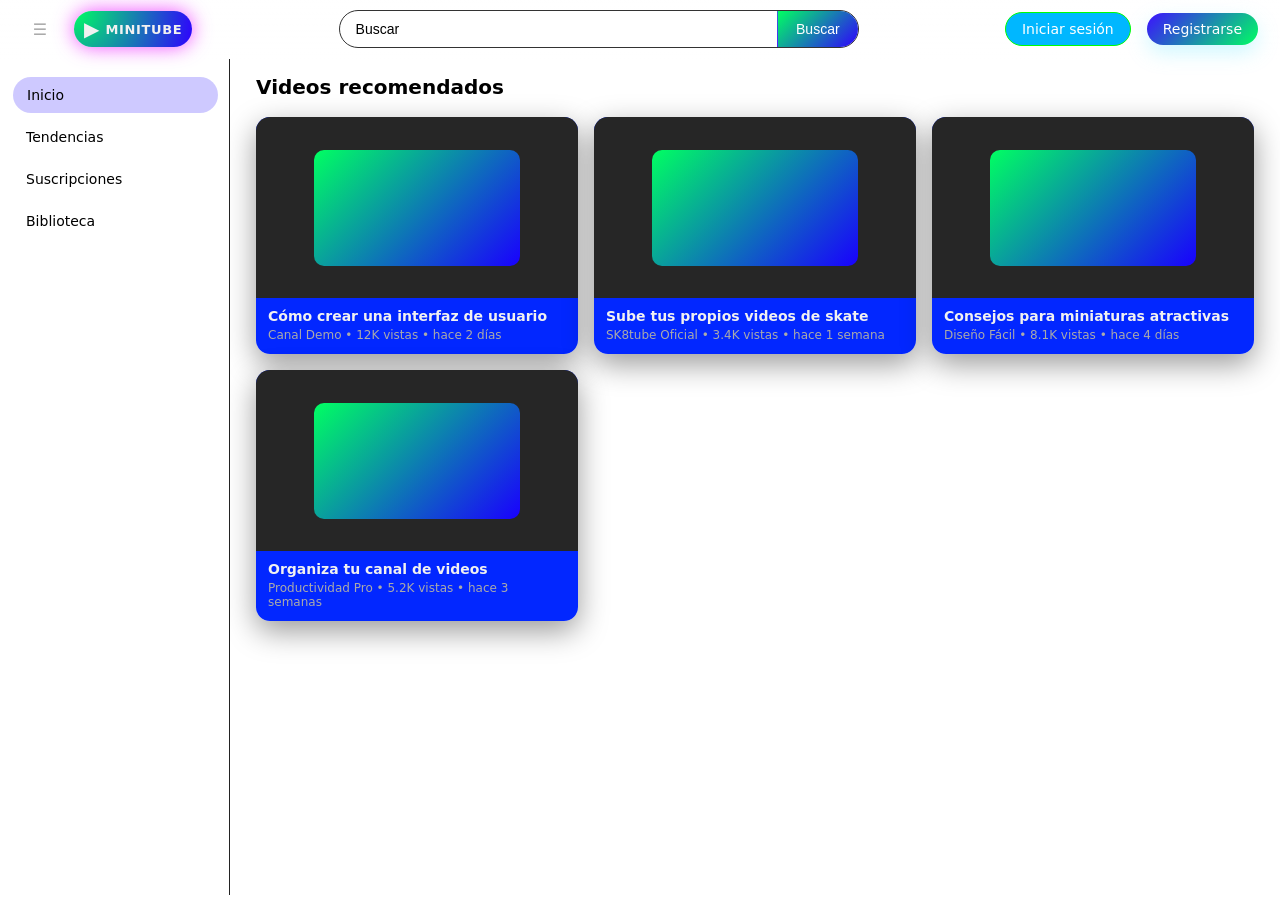
<file: Proyecto aplicativo web v2 (cambios)/index.html>
<!DOCTYPE html>
<html lang="es">
  <head>
    <meta charset="UTF-8" />
    <meta name="viewport" content="width=device-width, initial-scale=1.0" />
    <title>MiniTube - Inicio</title>
    <link rel="stylesheet" href="css/main.css" />
  </head>
  <body class="home-page">
    <header class="topbar">
      <div class="topbar-left">
        <div class="menu-icon">&#9776;</div>
        <a href="index.html" class="logo">
          <span class="logo-icon">▶</span>
          <span class="logo-text">MiniTube</span>
        </a>
      </div>
      <div class="topbar-center">
        <form class="search-bar">
          <input type="text" placeholder="Buscar" aria-label="Buscar videos" />
          <button type="submit">Buscar</button>
        </form>
      </div>
      <div class="topbar-right">
        <a href="login.html" class="btn ghost">Iniciar sesión</a>
        <a href="register.html" class="btn primary">Registrarse</a>
      </div>
    </header>

    <main class="layout">
      <aside class="sidebar">
        <nav class="side-nav">
          <a href="#" class="side-link active">Inicio</a>
          <a href="#" class="side-link">Tendencias</a>
          <a href="#" class="side-link">Suscripciones</a>
          <a href="#" class="side-link">Biblioteca</a>
        </nav>
      </aside>

      <section class="main-content">
        <h1 class="section-title">Videos recomendados</h1>
        <div class="video-grid">
          <article class="video-card">
            <div class="thumbnail placeholder"></div>
            <div class="video-info">
              <h2 class="video-title">Cómo crear una interfaz de usuario</h2>
              <p class="video-meta">Canal Demo • 12K vistas • hace 2 días</p>
            </div>
          </article>

          <article class="video-card">
            <div class="thumbnail placeholder"></div>
            <div class="video-info">
              <h2 class="video-title">Sube tus propios videos de skate</h2>
              <p class="video-meta">SK8tube Oficial • 3.4K vistas • hace 1 semana</p>
            </div>
          </article>

          <article class="video-card">
            <div class="thumbnail placeholder"></div>
            <div class="video-info">
              <h2 class="video-title">Consejos para miniaturas atractivas</h2>
              <p class="video-meta">Diseño Fácil • 8.1K vistas • hace 4 días</p>
            </div>
          </article>

          <article class="video-card">
            <div class="thumbnail placeholder"></div>
            <div class="video-info">
              <h2 class="video-title">Organiza tu canal de videos</h2>
              <p class="video-meta">Productividad Pro • 5.2K vistas • hace 3 semanas</p>
            </div>
          </article>
        </div>
      </section>
    </main>
  </body>
</html>
</file>
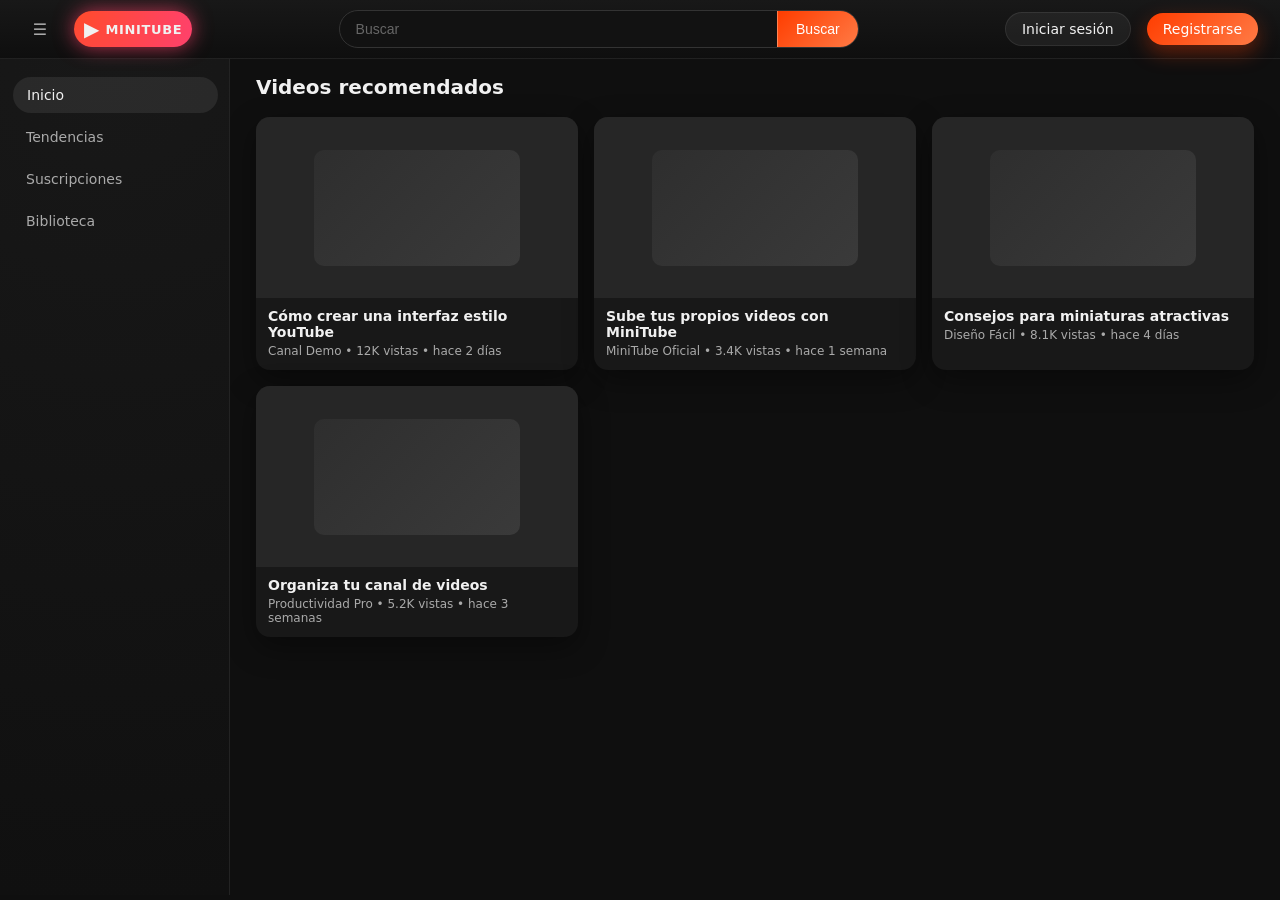
<file: Proyecto aplicativo web/index.html>
<!DOCTYPE html>
<html lang="es">
  <head>
    <meta charset="UTF-8" />
    <meta name="viewport" content="width=device-width, initial-scale=1.0" />
    <title>MiniTube - Inicio</title>
    <link rel="stylesheet" href="css/main.css" />
  </head>
  <body class="home-page">
    <header class="topbar">
      <div class="topbar-left">
        <div class="menu-icon">&#9776;</div>
        <a href="index.html" class="logo">
          <span class="logo-icon">▶</span>
          <span class="logo-text">MiniTube</span>
        </a>
      </div>
      <div class="topbar-center">
        <form class="search-bar">
          <input type="text" placeholder="Buscar" aria-label="Buscar videos" />
          <button type="submit">Buscar</button>
        </form>
      </div>
      <div class="topbar-right">
        <a href="login.html" class="btn ghost">Iniciar sesión</a>
        <a href="register.html" class="btn primary">Registrarse</a>
      </div>
    </header>

    <main class="layout">
      <aside class="sidebar">
        <nav class="side-nav">
          <a href="#" class="side-link active">Inicio</a>
          <a href="#" class="side-link">Tendencias</a>
          <a href="#" class="side-link">Suscripciones</a>
          <a href="#" class="side-link">Biblioteca</a>
        </nav>
      </aside>

      <section class="main-content">
        <h1 class="section-title">Videos recomendados</h1>
        <div class="video-grid">
          <article class="video-card">
            <div class="thumbnail placeholder"></div>
            <div class="video-info">
              <h2 class="video-title">Cómo crear una interfaz estilo YouTube</h2>
              <p class="video-meta">Canal Demo • 12K vistas • hace 2 días</p>
            </div>
          </article>

          <article class="video-card">
            <div class="thumbnail placeholder"></div>
            <div class="video-info">
              <h2 class="video-title">Sube tus propios videos con MiniTube</h2>
              <p class="video-meta">MiniTube Oficial • 3.4K vistas • hace 1 semana</p>
            </div>
          </article>

          <article class="video-card">
            <div class="thumbnail placeholder"></div>
            <div class="video-info">
              <h2 class="video-title">Consejos para miniaturas atractivas</h2>
              <p class="video-meta">Diseño Fácil • 8.1K vistas • hace 4 días</p>
            </div>
          </article>

          <article class="video-card">
            <div class="thumbnail placeholder"></div>
            <div class="video-info">
              <h2 class="video-title">Organiza tu canal de videos</h2>
              <p class="video-meta">Productividad Pro • 5.2K vistas • hace 3 semanas</p>
            </div>
          </article>
        </div>
      </section>
    </main>
  </body>
</html>
</file>
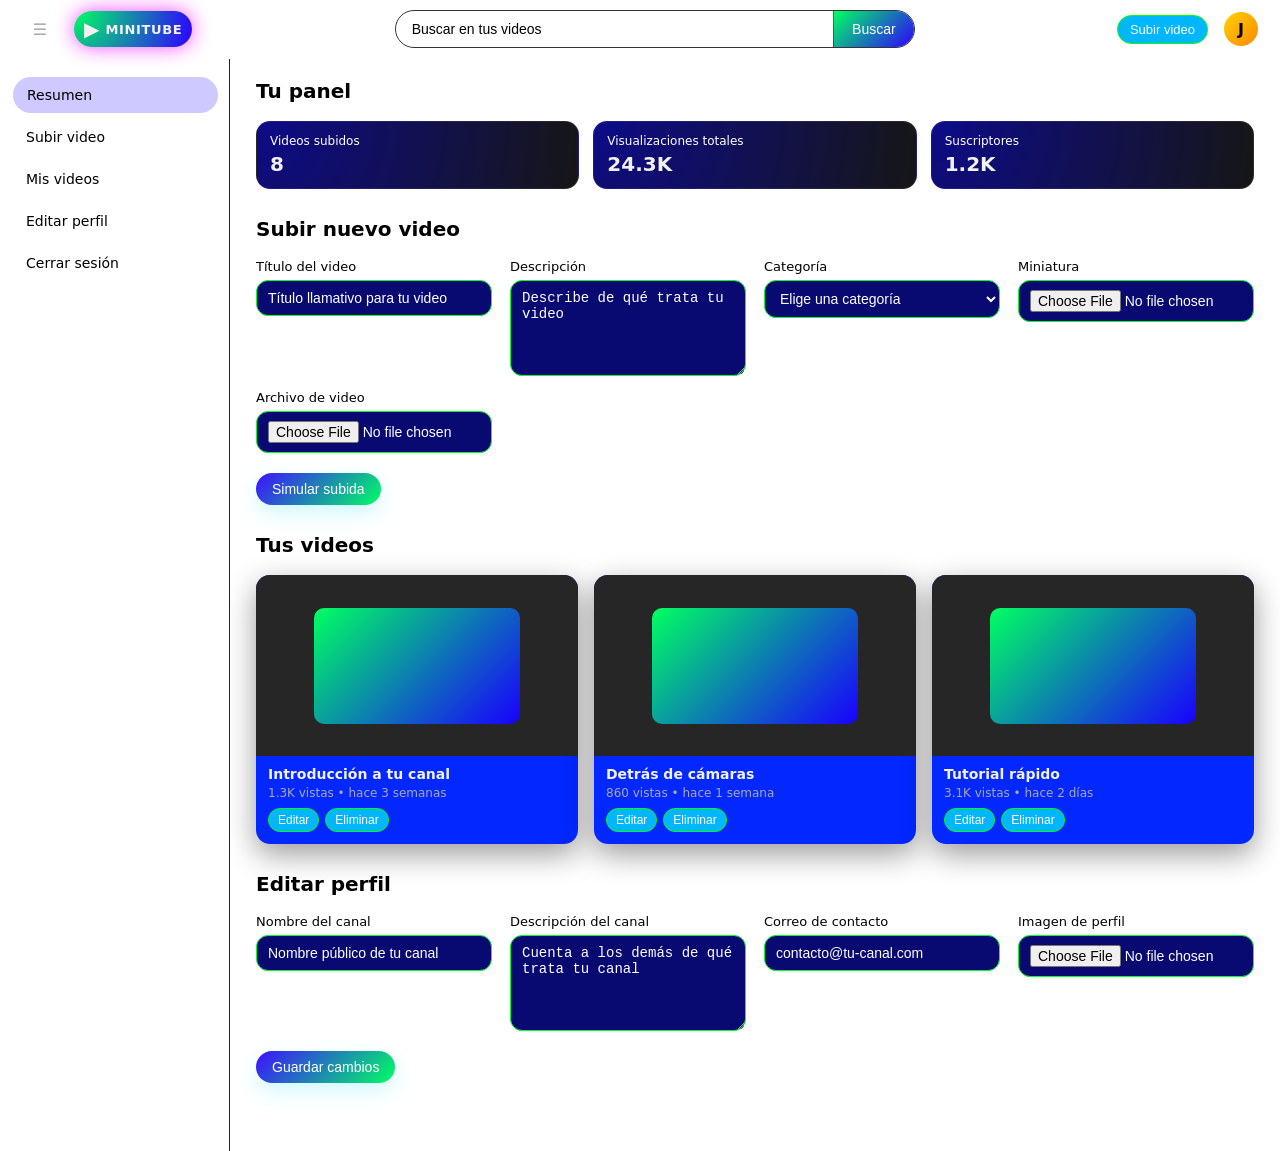
<file: Proyecto aplicativo web v2 (cambios)/dashboard.html>
<!DOCTYPE html>
<html lang="es">
  <head>
    <meta charset="UTF-8" />
    <meta name="viewport" content="width=device-width, initial-scale=1.0" />
    <title>MiniTube - Panel de usuario</title>
    <link rel="stylesheet" href="css/main.css" />
  </head>
  <body class="dashboard-page">
    <header class="topbar">
      <div class="topbar-left">
        <div class="menu-icon">&#9776;</div>
        <a href="index.html" class="logo">
          <span class="logo-icon">▶</span>
          <span class="logo-text">MiniTube</span>
        </a>
      </div>
      <div class="topbar-center">
        <form class="search-bar">
          <input type="text" placeholder="Buscar en tus videos" aria-label="Buscar videos" />
          <button type="submit">Buscar</button>
        </form>
      </div>
      <div class="topbar-right">
        <button class="btn ghost small">Subir video</button>
        <div class="avatar-circle" aria-label="Perfil de usuario">J</div>
      </div>
    </header>

    <main class="layout">
      <aside class="sidebar">
        <nav class="side-nav">
          <a href="#resumen" class="side-link active">Resumen</a>
          <a href="#subir" class="side-link">Subir video</a>
          <a href="#videos" class="side-link">Mis videos</a>
          <a href="#perfil" class="side-link">Editar perfil</a>
          <a href="index.html" class="side-link">Cerrar sesión</a>
        </nav>
      </aside>

      <section class="main-content">
        <section id="resumen" class="panel-section">
          <h1 class="section-title">Tu panel</h1>
          <div class="stats-grid">
            <article class="stat-card">
              <span class="stat-label">Videos subidos</span>
              <span class="stat-value">8</span>
            </article>
            <article class="stat-card">
              <span class="stat-label">Visualizaciones totales</span>
              <span class="stat-value">24.3K</span>
            </article>
            <article class="stat-card">
              <span class="stat-label">Suscriptores</span>
              <span class="stat-value">1.2K</span>
            </article>
          </div>
        </section>

        <section id="subir" class="panel-section">
          <h2 class="section-title">Subir nuevo video</h2>
          <form class="form form-grid">
            <label class="form-field">
              <span>Título del video</span>
              <input type="text" required placeholder="Título llamativo para tu video" />
            </label>

            <label class="form-field">
              <span>Descripción</span>
              <textarea rows="4" placeholder="Describe de qué trata tu video"></textarea>
            </label>

            <label class="form-field">
              <span>Categoría</span>
              <select>
                <option>Elige una categoría</option>
                <option>Tecnología</option>
                <option>Entretenimiento</option>
                <option>Educación</option>
                <option>Videojuegos</option>
                <option>Vlog</option>
              </select>
            </label>

            <label class="form-field">
              <span>Miniatura</span>
              <input type="file" />
            </label>

            <label class="form-field">
              <span>Archivo de video</span>
              <input type="file" />
            </label>

            <div class="form-actions">
              <button type="submit" class="btn primary">
                Simular subida
              </button>
            </div>
          </form>
        </section>

        <section id="videos" class="panel-section">
          <h2 class="section-title">Tus videos</h2>
          <div class="video-grid">
            <article class="video-card">
              <div class="thumbnail placeholder"></div>
              <div class="video-info">
                <h3 class="video-title">Introducción a tu canal</h3>
                <p class="video-meta">1.3K vistas • hace 3 semanas</p>
                <div class="video-actions">
                  <button class="btn ghost tiny">Editar</button>
                  <button class="btn ghost tiny">Eliminar</button>
                </div>
              </div>
            </article>

            <article class="video-card">
              <div class="thumbnail placeholder"></div>
              <div class="video-info">
                <h3 class="video-title">Detrás de cámaras</h3>
                <p class="video-meta">860 vistas • hace 1 semana</p>
                <div class="video-actions">
                  <button class="btn ghost tiny">Editar</button>
                  <button class="btn ghost tiny">Eliminar</button>
                </div>
              </div>
            </article>

            <article class="video-card">
              <div class="thumbnail placeholder"></div>
              <div class="video-info">
                <h3 class="video-title">Tutorial rápido</h3>
                <p class="video-meta">3.1K vistas • hace 2 días</p>
                <div class="video-actions">
                  <button class="btn ghost tiny">Editar</button>
                  <button class="btn ghost tiny">Eliminar</button>
                </div>
              </div>
            </article>
          </div>
        </section>

        <section id="perfil" class="panel-section">
          <h2 class="section-title">Editar perfil</h2>
          <form class="form form-grid">
            <label class="form-field">
              <span>Nombre del canal</span>
              <input type="text" placeholder="Nombre público de tu canal" />
            </label>

            <label class="form-field">
              <span>Descripción del canal</span>
              <textarea rows="4" placeholder="Cuenta a los demás de qué trata tu canal"></textarea>
            </label>

            <label class="form-field">
              <span>Correo de contacto</span>
              <input type="email" placeholder="contacto@tu-canal.com" />
            </label>

            <label class="form-field">
              <span>Imagen de perfil</span>
              <input type="file" />
            </label>

            <div class="form-actions">
              <button type="submit" class="btn primary">
                Guardar cambios
              </button>
            </div>
          </form>
        </section>
      </section>
    </main>
  </body>
</html>
</file>
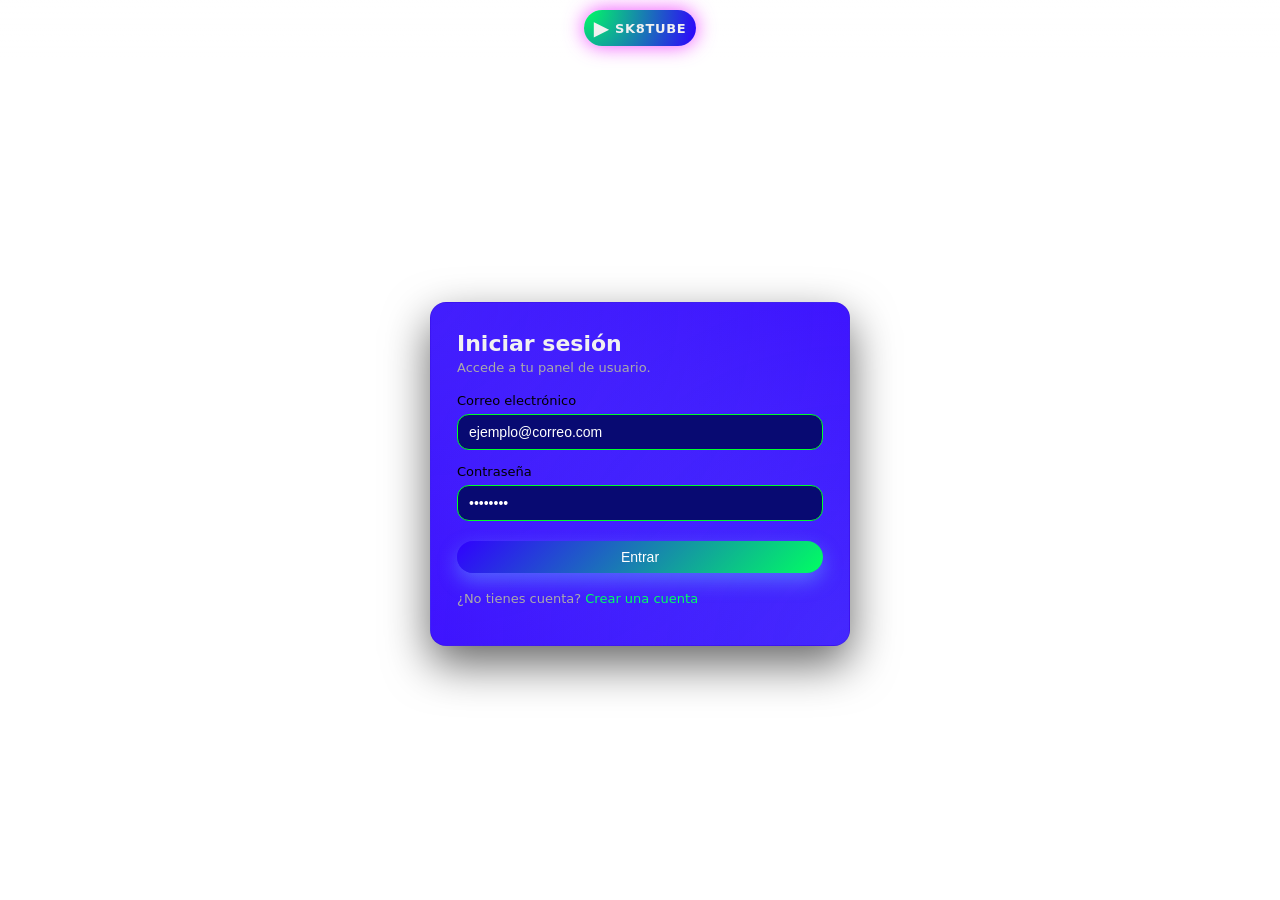
<file: Proyecto aplicativo web v2 (cambios)/login.html>
<!DOCTYPE html>
<html lang="es">
  <head>
    <meta charset="UTF-8" />
    <meta name="viewport" content="width=device-width, initial-scale=1.0" />
    <title>SK8tube - Iniciar sesión</title>
    <link rel="stylesheet" href="css/main.css" />
  </head>
  <body class="auth-page">
    <header class="topbar simple">
      <a href="index.html" class="logo">
        <span class="logo-icon">▶</span>
        <span class="logo-text">SK8tube</span>
      </a>
    </header>

    <main class="auth-container">
      <section class="auth-card">
        <h1 class="auth-title">Iniciar sesión</h1>
        <p class="auth-subtitle">
          Accede a tu panel de usuario.
        </p>

        <form class="form">
          <label class="form-field">
            <span>Correo electrónico</span>
            <input type="email" required placeholder="ejemplo@correo.com" />
          </label>

          <label class="form-field">
            <span>Contraseña</span>
            <input type="password" required placeholder="••••••••" />
          </label>

          <div class="form-actions">
            <button type="submit" class="btn primary full">
              Entrar
            </button>
          </div>
        </form>

        <p class="auth-footer-text">
          ¿No tienes cuenta?
          <a href="register.html">Crear una cuenta</a>
        </p>
      </section>
    </main>
  </body>
</html>
</file>
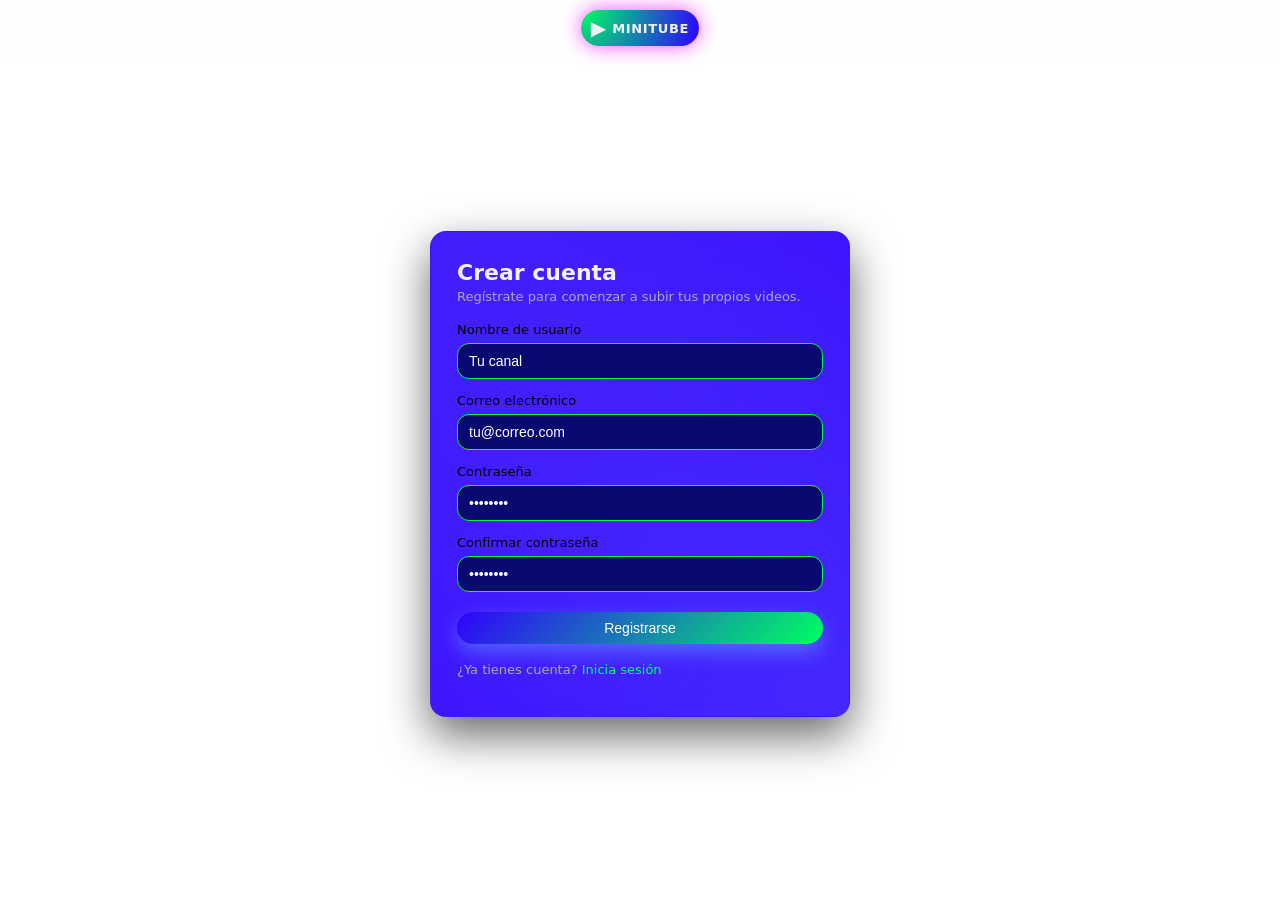
<file: Proyecto aplicativo web v2 (cambios)/register.html>
<!DOCTYPE html>
<html lang="es">
  <head>
    <meta charset="UTF-8" />
    <meta name="viewport" content="width=device-width, initial-scale=1.0" />
    <title>MiniTube - Registro</title>
    <link rel="stylesheet" href="css/main.css" />
  </head>
  <body class="auth-page">
    <header class="topbar simple">
      <a href="index.html" class="logo">
        <span class="logo-icon">▶</span>
        <span class="logo-text">MiniTube</span>
      </a>
    </header>

    <main class="auth-container">
      <section class="auth-card">
        <h1 class="auth-title">Crear cuenta</h1>
        <p class="auth-subtitle">
          Regístrate para comenzar a subir tus propios videos.
        </p>

        <form class="form">
          <label class="form-field">
            <span>Nombre de usuario</span>
            <input type="text" required placeholder="Tu canal" />
          </label>

          <label class="form-field">
            <span>Correo electrónico</span>
            <input type="email" required placeholder="tu@correo.com" />
          </label>

          <label class="form-field">
            <span>Contraseña</span>
            <input type="password" required placeholder="••••••••" />
          </label>

          <label class="form-field">
            <span>Confirmar contraseña</span>
            <input type="password" required placeholder="••••••••" />
          </label>

          <div class="form-actions">
            <button type="submit" class="btn primary full">
              Registrarse
            </button>
          </div>
        </form>

        <p class="auth-footer-text">
          ¿Ya tienes cuenta?
          <a href="login.html">Inicia sesión</a>
        </p>
      </section>
    </main>
  </body>
</html>
</file>
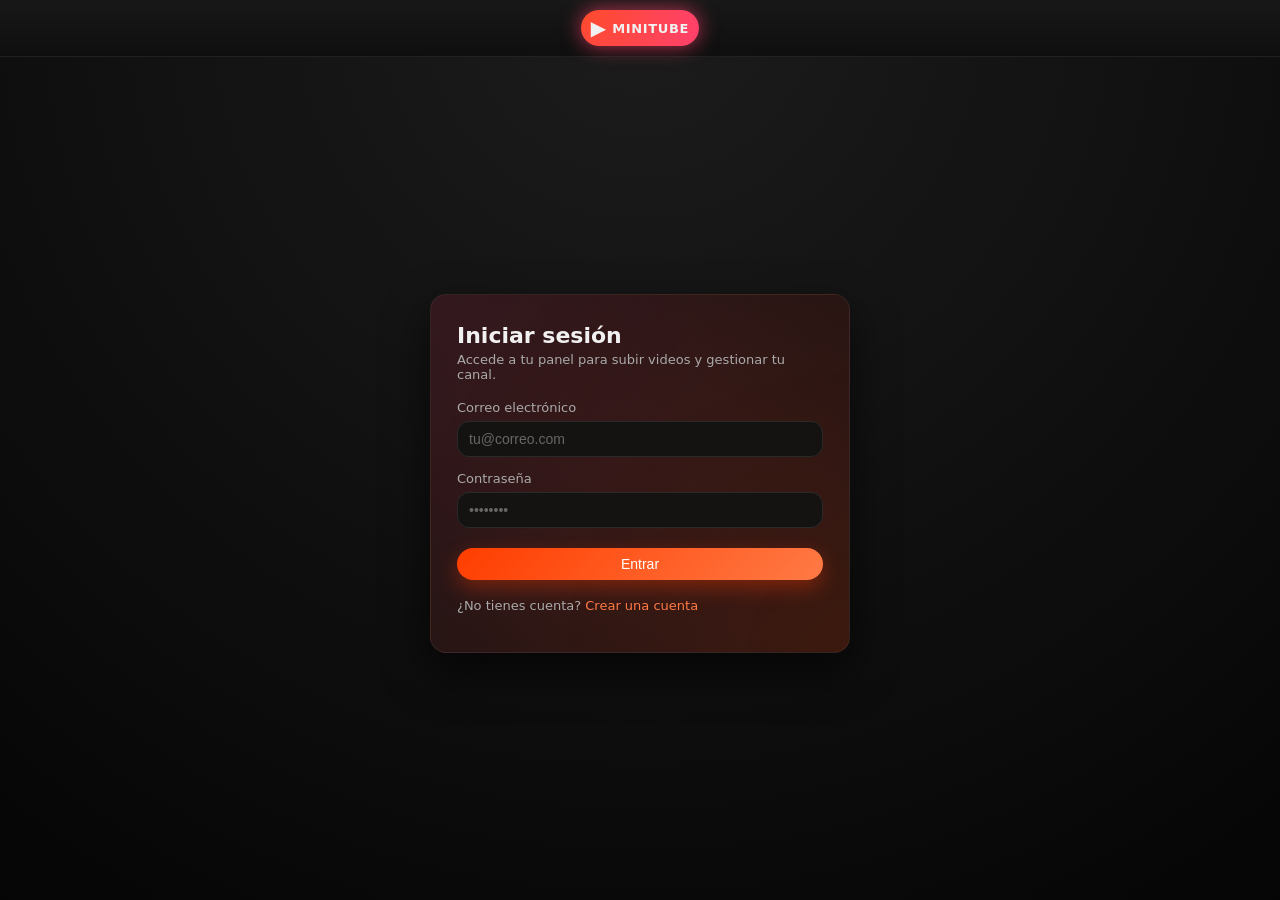
<file: Proyecto aplicativo web/login.html>
<!DOCTYPE html>
<html lang="es">
  <head>
    <meta charset="UTF-8" />
    <meta name="viewport" content="width=device-width, initial-scale=1.0" />
    <title>MiniTube - Iniciar sesión</title>
    <link rel="stylesheet" href="css/main.css" />
  </head>
  <body class="auth-page">
    <header class="topbar simple">
      <a href="index.html" class="logo">
        <span class="logo-icon">▶</span>
        <span class="logo-text">MiniTube</span>
      </a>
    </header>

    <main class="auth-container">
      <section class="auth-card">
        <h1 class="auth-title">Iniciar sesión</h1>
        <p class="auth-subtitle">
          Accede a tu panel para subir videos y gestionar tu canal.
        </p>

        <form class="form">
          <label class="form-field">
            <span>Correo electrónico</span>
            <input type="email" required placeholder="tu@correo.com" />
          </label>

          <label class="form-field">
            <span>Contraseña</span>
            <input type="password" required placeholder="••••••••" />
          </label>

          <div class="form-actions">
            <button type="submit" class="btn primary full">
              Entrar
            </button>
          </div>
        </form>

        <p class="auth-footer-text">
          ¿No tienes cuenta?
          <a href="register.html">Crear una cuenta</a>
        </p>
      </section>
    </main>
  </body>
</html>
</file>
<file: Proyecto aplicativo web v2 (cambios)/css/main.css>
:root {
  --bg-main: #ffffff;
  --bg-elevated: #181818;
  --bg-elevated-soft: #202020;
  --border-subtle: #2a2a2a;
  --text-primary: #f1f1f1;
  --text-secondary: #aaaaaa;
  --accent: #ff3d00;
  --accent-soft: #ff7a45;
  --danger: #ff4b55;
  --radius-lg: 16px;
  --radius-md: 10px;
  --radius-pill: 999px;
  --shadow-soft: 0 18px 45px rgba(0, 0, 0, 0.6);
  --shadow-subtle: 0 10px 30px rgba(0, 0, 0, 0.4);
}

*,
*::before,
*::after {
  box-sizing: border-box;
}

body {
  margin: 0;
  font-family: system-ui, -apple-system, BlinkMacSystemFont, "Segoe UI", sans-serif;
  background-color: var(--bg-main);
  color: var(--text-primary);
}

a {
  color: inherit;
  text-decoration: none;
}

img {
  max-width: 100%;
  display: block;
}

/* Top navigation similar to YouTube */
.topbar {
  position: sticky;
  top: 0;
  z-index: 20;
  display: flex;
  align-items: center;
  justify-content: space-between;
  gap: 16px;
  padding: 10px 22px;
  background: linear-gradient(to bottom, hwb(0 100% 0%), rgba(255, 255, 255, 0.96));
  border-bottom: 1px solid rgba(255, 255, 255, 0.04);
  backdrop-filter: blur(18px);
}

.topbar.simple {
  justify-content: center;
}

.topbar-left,
.topbar-center,
.topbar-right {
  display: flex;
  align-items: center;
  gap: 16px;
}

.topbar-center {
  flex: 1;
  justify-content: center;
}

.topbar-right {
  justify-content: flex-end;
}

.menu-icon {
  width: 36px;
  height: 36px;
  display: inline-flex;
  align-items: center;
  justify-content: center;
  border-radius: 50%;
  cursor: pointer;
  color: var(--text-secondary);
  transition: background-color 0.2s ease, color 0.2s ease;
}

.menu-icon:hover {
  background-color: rgba(255, 255, 255, 0.08);
  color: var(--text-primary);
}

.logo {
  display: inline-flex;
  align-items: center;
  gap: 6px;
  padding: 6px 10px;
  border-radius: 999px;
  background: radial-gradient(circle at 0% 0%, #00ff62, #2f00ff);
  box-shadow: 0 0 20px rgba(234, 0, 255, 0.7);
}

.logo-icon {
  font-size: 20px;
}

.logo-text {
  font-weight: 700;
  letter-spacing: 0.05em;
  text-transform: uppercase;
  font-size: 13px;
}

.search-bar {
  flex: 0 1 520px;
  display: flex;
  align-items: stretch;
  background-color: #ffffff;
  border-radius: 999px;
  border: 1px solid #333;
  overflow: hidden;
}

.search-bar input {
  flex: 1;
  padding: 10px 16px;
  border: none;
  outline: none;
  background: transparent;
  color: rgba(0, 0, 0, 0.12);
  font-size: 14px;
}

.search-bar input::placeholder {
  color: hwb(0 0% 100%);
}

.search-bar button {
  border: none;
  background: linear-gradient(135deg,  #00ff62, #2f00ff);
  color: #fff;
  padding: 0 18px;
  font-size: 14px;
  cursor: pointer;
  border-left: 1px solid rgba(255, 255, 255, 0.12);
}

.avatar-circle {
  width: 34px;
  height: 34px;
  border-radius: 50%;
  background: linear-gradient(135deg, #ffd200, #ff8800);
  display: inline-flex;
  align-items: center;
  justify-content: center;
  font-weight: 600;
  font-size: 16px;
  color: #000;
}

/* Layout general */
.layout {
  display: grid;
  grid-template-columns: 230px minmax(0, 1fr);
  min-height: calc(100vh - 64px);
}

.sidebar {
  border-right: 1px solid #232323;
  background: radial-gradient(circle at top, #ffffff, #ffffff);
  padding: 18px 12px;
}

.side-nav {
  display: flex;
  flex-direction: column;
  gap: 6px;
}

.side-link {
  padding: 10px 14px;
  border-radius: 999px;
  font-size: 14px;
  color: rgb(0, 0, 0);
  display: flex;
  align-items: center;
  gap: 10px;
  cursor: pointer;
  transition: background-color 0.18s ease, color 0.18s ease, transform 0.1s ease;
}

.side-link.active,
.side-link:hover {
  background: rgba(25, 0, 255, 0.212);
  color: rgb(0, 0, 0);
  transform: translateX(1px);
}

.main-content {
  padding: 20px 26px 40px;
  overflow-y: auto;
}

.section-title {
  margin: 0 0 18px;
  font-size: 20px;
  font-weight: 600;
  color: rgb(0, 0, 0);
}

/* Video grid estilo YouTube simple */
.video-grid {
  display: grid;
  grid-template-columns: repeat(auto-fill, minmax(240px, 1fr));
  gap: 16px;
}

.video-card {
  background-color: rgba(0, 38, 255, 0.993);
  border-radius: 14px;
  overflow: hidden;
  box-shadow: var(--shadow-subtle);
  display: flex;
  flex-direction: column;
  min-height: 180px;
}

.thumbnail {
  position: relative;
  width: 100%;
  padding-top: 56.25%;
  background-color: #262626;
}

.thumbnail.placeholder::after {
  content: "";
  position: absolute;
  inset: 18%;
  border-radius: 10px;
  background: linear-gradient(135deg, #00ff62, #1900ff);
}

.video-info {
  padding: 10px 12px 12px;
}

.video-title {
  margin: 0 0 4px;
  font-size: 14px;
  font-weight: 600;
}

.video-meta {
  margin: 0;
  font-size: 12px;
  color: var(--text-secondary);
}

.video-actions {
  display: flex;
  gap: 6px;
  margin-top: 8px;
}

/* Botones */
.btn {
  border-radius: var(--radius-pill);
  border: none;
  cursor: pointer;
  font-size: 14px;
  font-weight: 500;
  padding: 8px 16px;
  display: inline-flex;
  align-items: center;
  justify-content: center;
  gap: 6px;
  white-space: nowrap;
  transition: transform 0.08s ease, box-shadow 0.12s ease, background-color 0.12s ease, color 0.12s ease;
}

.btn.primary {
  background: linear-gradient(135deg,#2f00ffef,#00ff62);
  color: #ffffff;
  box-shadow: 0 8px 20px rgba(119, 235, 255, 0.35);
}

.btn.primary:hover {
  transform: translateY(-1px);
  box-shadow: 0 10px 26px rgba(0, 255, 170, 0.45);
}

.btn.ghost {
  background: rgb(0, 183, 255);
  color: rgb(255, 255, 255);
  border: 1px solid rgb(0, 255, 0);
}

.btn.ghost:hover {
  background: rgba(255, 255, 255, 0.12);
}

.btn.full {
  width: 100%;
}

.btn.small {
  padding: 6px 12px;
  font-size: 13px;
}

.btn.tiny {
  padding: 4px 9px;
  font-size: 12px;
}

/* Páginas de autenticación */
.auth-page {
  min-height: 100vh;
  background: radial-gradient(circle at top, #ffffff, #ffffff);
  display: flex;
  flex-direction: column;
}

.auth-container {
  flex: 1;
  display: flex;
  align-items: center;
  justify-content: center;
  padding: 30px 16px 40px;
}

.auth-card {
  width: 100%;
  max-width: 420px;
  padding: 28px 26px 26px;
  background: radial-gradient(circle at 0% 0%, rgba(134, 211, 241, 0.14), transparent),
    radial-gradient(circle at 100% 100%, rgba(127, 221, 250, 0.18), transparent),
    #3700ff;
  border-radius: var(--radius-lg);
  box-shadow: var(--shadow-soft);
  border: 1px solid rgba(0, 0, 0, 0.06);
}

.auth-title {
  margin: 0 0 4px;
  font-size: 22px;
  font-weight: 600;
}

.auth-subtitle {
  margin: 0 0 18px;
  font-size: 13px;
  color: var(--text-secondary);
}

.auth-footer-text {
  margin-top: 18px;
  font-size: 13px;
  color: var(--text-secondary);
}

.auth-footer-text a {
  color: #00ff62;
}

/* Formularios */
.form {
  display: flex;
  flex-direction: column;
  gap: 14px;
}

.form-grid {
  display: grid;
  grid-template-columns: repeat(auto-fit, minmax(230px, 1fr));
  gap: 14px 18px;
}

.form-field {
  display: flex;
  flex-direction: column;
  gap: 6px;
  font-size: 13px;
}

.form-field span {
  color: rgb(0, 0, 0);
}

.form-field input,
.form-field textarea,
.form-field select {
  border-radius: 12px;
  border: 1px solid rgb(0, 255, 42);
  background-color: rgb(8, 10, 114);
  color: rgb(255, 255, 255);
  padding: 9px 11px;
  font-size: 14px;
  outline: none;
  transition: border-color 0.14s ease, box-shadow 0.14s ease, background-color 0.14s ease;
}

.form-field input::placeholder,
.form-field textarea::placeholder {
  color: #ffffff;
}

.form-field input:focus,
.form-field textarea:focus,
.form-field select:focus {
  border-color: var(--accent-soft);
  box-shadow: 0 0 0 1px rgba(255, 122, 69, 0.65);
  background-color: #141414;
}

.form-field textarea {
  resize: vertical;
  min-height: 96px;
}

.form-actions {
  margin-top: 6px;
  grid-column: 1 / -1;
}

/* Panel de usuario */
.dashboard-page {
  min-height: 100vh;
}

.panel-section {
  margin-bottom: 28px;
}

.stats-grid {
  display: grid;
  grid-template-columns: repeat(auto-fit, minmax(170px, 1fr));
  gap: 14px;
  margin-bottom: 10px;

}

.stat-card {
  background: radial-gradient(circle at 0% 0%, rgba(4, 0, 255, 0.493), transparent),
    #161616;
  border-radius: 14px;
  padding: 12px 13px;
  border: 1px solid rgba(255, 255, 255, 0.08);
}

.stat-label {
  display: block;
  font-size: 12px;
  color: rgb(255, 255, 255);
  margin-bottom: 4px;
}

.stat-value {
  display: block;
  font-size: 20px;
  font-weight: 600;
}

/* Página de inicio */
.home-page .main-content {
  padding-top: 16px;
}

/* Responsivo */
@media (max-width: 900px) {
  .layout {
    grid-template-columns: 60px minmax(0, 1fr);
  }

  .sidebar {
    padding-inline: 8px;
  }

  .side-link {
    justify-content: center;
    border-radius: 999px;
    font-size: 0;
  }

  .side-link::before {
    content: attr(data-icon);
    font-size: 16px;
  }

  .topbar-center {
    display: none;
  }
}

@media (max-width: 600px) {
  .auth-card {
    padding-inline: 18px;
  }

  .topbar {
    padding-inline: 14px;
  }

  .main-content {
    padding-inline: 16px;
  }
}
</file>
<file: Proyecto aplicativo web/css/main.css>
:root {
  --bg-main: #0f0f0f;
  --bg-elevated: #181818;
  --bg-elevated-soft: #202020;
  --border-subtle: #2a2a2a;
  --text-primary: #f1f1f1;
  --text-secondary: #aaaaaa;
  --accent: #ff3d00;
  --accent-soft: #ff7a45;
  --danger: #ff4b55;
  --radius-lg: 16px;
  --radius-md: 10px;
  --radius-pill: 999px;
  --shadow-soft: 0 18px 45px rgba(0, 0, 0, 0.6);
  --shadow-subtle: 0 10px 30px rgba(0, 0, 0, 0.4);
}

*,
*::before,
*::after {
  box-sizing: border-box;
}

body {
  margin: 0;
  font-family: system-ui, -apple-system, BlinkMacSystemFont, "Segoe UI", sans-serif;
  background-color: var(--bg-main);
  color: var(--text-primary);
}

a {
  color: inherit;
  text-decoration: none;
}

img {
  max-width: 100%;
  display: block;
}

/* Top navigation similar to YouTube */
.topbar {
  position: sticky;
  top: 0;
  z-index: 20;
  display: flex;
  align-items: center;
  justify-content: space-between;
  gap: 16px;
  padding: 10px 22px;
  background: linear-gradient(to bottom, #181818, rgba(15, 15, 15, 0.96));
  border-bottom: 1px solid rgba(255, 255, 255, 0.04);
  backdrop-filter: blur(18px);
}

.topbar.simple {
  justify-content: center;
}

.topbar-left,
.topbar-center,
.topbar-right {
  display: flex;
  align-items: center;
  gap: 16px;
}

.topbar-center {
  flex: 1;
  justify-content: center;
}

.topbar-right {
  justify-content: flex-end;
}

.menu-icon {
  width: 36px;
  height: 36px;
  display: inline-flex;
  align-items: center;
  justify-content: center;
  border-radius: 50%;
  cursor: pointer;
  color: var(--text-secondary);
  transition: background-color 0.2s ease, color 0.2s ease;
}

.menu-icon:hover {
  background-color: rgba(255, 255, 255, 0.08);
  color: var(--text-primary);
}

.logo {
  display: inline-flex;
  align-items: center;
  gap: 6px;
  padding: 6px 10px;
  border-radius: 999px;
  background: radial-gradient(circle at 0% 0%, #ff4b2b, #ff416c);
  box-shadow: 0 0 20px rgba(255, 65, 108, 0.7);
}

.logo-icon {
  font-size: 20px;
}

.logo-text {
  font-weight: 700;
  letter-spacing: 0.05em;
  text-transform: uppercase;
  font-size: 13px;
}

.search-bar {
  flex: 0 1 520px;
  display: flex;
  align-items: stretch;
  background-color: #121212;
  border-radius: 999px;
  border: 1px solid #333;
  overflow: hidden;
}

.search-bar input {
  flex: 1;
  padding: 10px 16px;
  border: none;
  outline: none;
  background: transparent;
  color: var(--text-primary);
  font-size: 14px;
}

.search-bar input::placeholder {
  color: #666;
}

.search-bar button {
  border: none;
  background: linear-gradient(135deg, var(--accent), var(--accent-soft));
  color: #fff;
  padding: 0 18px;
  font-size: 14px;
  cursor: pointer;
  border-left: 1px solid rgba(255, 255, 255, 0.12);
}

.avatar-circle {
  width: 34px;
  height: 34px;
  border-radius: 50%;
  background: linear-gradient(135deg, #ffd200, #ff8800);
  display: inline-flex;
  align-items: center;
  justify-content: center;
  font-weight: 600;
  font-size: 16px;
  color: #000;
}

/* Layout general */
.layout {
  display: grid;
  grid-template-columns: 230px minmax(0, 1fr);
  min-height: calc(100vh - 64px);
}

.sidebar {
  border-right: 1px solid #232323;
  background: radial-gradient(circle at top, #181818, #101010);
  padding: 18px 12px;
}

.side-nav {
  display: flex;
  flex-direction: column;
  gap: 6px;
}

.side-link {
  padding: 10px 14px;
  border-radius: 999px;
  font-size: 14px;
  color: var(--text-secondary);
  display: flex;
  align-items: center;
  gap: 10px;
  cursor: pointer;
  transition: background-color 0.18s ease, color 0.18s ease, transform 0.1s ease;
}

.side-link.active,
.side-link:hover {
  background: rgba(255, 255, 255, 0.08);
  color: var(--text-primary);
  transform: translateX(1px);
}

.main-content {
  padding: 20px 26px 40px;
  overflow-y: auto;
}

.section-title {
  margin: 0 0 18px;
  font-size: 20px;
  font-weight: 600;
}

/* Video grid estilo YouTube simple */
.video-grid {
  display: grid;
  grid-template-columns: repeat(auto-fill, minmax(240px, 1fr));
  gap: 16px;
}

.video-card {
  background-color: var(--bg-elevated);
  border-radius: 14px;
  overflow: hidden;
  box-shadow: var(--shadow-subtle);
  display: flex;
  flex-direction: column;
  min-height: 180px;
}

.thumbnail {
  position: relative;
  width: 100%;
  padding-top: 56.25%;
  background-color: #262626;
}

.thumbnail.placeholder::after {
  content: "";
  position: absolute;
  inset: 18%;
  border-radius: 10px;
  background: linear-gradient(135deg, #2e2e2e, #3a3a3a);
}

.video-info {
  padding: 10px 12px 12px;
}

.video-title {
  margin: 0 0 4px;
  font-size: 14px;
  font-weight: 600;
}

.video-meta {
  margin: 0;
  font-size: 12px;
  color: var(--text-secondary);
}

.video-actions {
  display: flex;
  gap: 6px;
  margin-top: 8px;
}

/* Botones */
.btn {
  border-radius: var(--radius-pill);
  border: none;
  cursor: pointer;
  font-size: 14px;
  font-weight: 500;
  padding: 8px 16px;
  display: inline-flex;
  align-items: center;
  justify-content: center;
  gap: 6px;
  white-space: nowrap;
  transition: transform 0.08s ease, box-shadow 0.12s ease, background-color 0.12s ease, color 0.12s ease;
}

.btn.primary {
  background: linear-gradient(135deg, var(--accent), var(--accent-soft));
  color: #fff;
  box-shadow: 0 8px 20px rgba(255, 61, 0, 0.35);
}

.btn.primary:hover {
  transform: translateY(-1px);
  box-shadow: 0 10px 26px rgba(255, 61, 0, 0.45);
}

.btn.ghost {
  background: rgba(255, 255, 255, 0.06);
  color: var(--text-primary);
  border: 1px solid rgba(255, 255, 255, 0.08);
}

.btn.ghost:hover {
  background: rgba(255, 255, 255, 0.12);
}

.btn.full {
  width: 100%;
}

.btn.small {
  padding: 6px 12px;
  font-size: 13px;
}

.btn.tiny {
  padding: 4px 9px;
  font-size: 12px;
}

/* Páginas de autenticación */
.auth-page {
  min-height: 100vh;
  background: radial-gradient(circle at top, #1c1c1c, #050505);
  display: flex;
  flex-direction: column;
}

.auth-container {
  flex: 1;
  display: flex;
  align-items: center;
  justify-content: center;
  padding: 30px 16px 40px;
}

.auth-card {
  width: 100%;
  max-width: 420px;
  padding: 28px 26px 26px;
  background: radial-gradient(circle at 0% 0%, rgba(255, 65, 108, 0.14), transparent),
    radial-gradient(circle at 100% 100%, rgba(255, 61, 0, 0.18), transparent),
    #111111;
  border-radius: var(--radius-lg);
  box-shadow: var(--shadow-soft);
  border: 1px solid rgba(255, 255, 255, 0.06);
}

.auth-title {
  margin: 0 0 4px;
  font-size: 22px;
  font-weight: 600;
}

.auth-subtitle {
  margin: 0 0 18px;
  font-size: 13px;
  color: var(--text-secondary);
}

.auth-footer-text {
  margin-top: 18px;
  font-size: 13px;
  color: var(--text-secondary);
}

.auth-footer-text a {
  color: var(--accent-soft);
}

/* Formularios */
.form {
  display: flex;
  flex-direction: column;
  gap: 14px;
}

.form-grid {
  display: grid;
  grid-template-columns: repeat(auto-fit, minmax(230px, 1fr));
  gap: 14px 18px;
}

.form-field {
  display: flex;
  flex-direction: column;
  gap: 6px;
  font-size: 13px;
}

.form-field span {
  color: var(--text-secondary);
}

.form-field input,
.form-field textarea,
.form-field select {
  border-radius: 12px;
  border: 1px solid var(--border-subtle);
  background-color: rgba(18, 18, 18, 0.9);
  color: var(--text-primary);
  padding: 9px 11px;
  font-size: 14px;
  outline: none;
  transition: border-color 0.14s ease, box-shadow 0.14s ease, background-color 0.14s ease;
}

.form-field input::placeholder,
.form-field textarea::placeholder {
  color: #666666;
}

.form-field input:focus,
.form-field textarea:focus,
.form-field select:focus {
  border-color: var(--accent-soft);
  box-shadow: 0 0 0 1px rgba(255, 122, 69, 0.65);
  background-color: #141414;
}

.form-field textarea {
  resize: vertical;
  min-height: 96px;
}

.form-actions {
  margin-top: 6px;
  grid-column: 1 / -1;
}

/* Panel de usuario */
.dashboard-page {
  min-height: 100vh;
}

.panel-section {
  margin-bottom: 28px;
}

.stats-grid {
  display: grid;
  grid-template-columns: repeat(auto-fit, minmax(170px, 1fr));
  gap: 14px;
  margin-bottom: 10px;
}

.stat-card {
  background: radial-gradient(circle at 0% 0%, rgba(255, 61, 0, 0.25), transparent),
    #161616;
  border-radius: 14px;
  padding: 12px 13px;
  border: 1px solid rgba(255, 255, 255, 0.08);
}

.stat-label {
  display: block;
  font-size: 12px;
  color: var(--text-secondary);
  margin-bottom: 4px;
}

.stat-value {
  display: block;
  font-size: 20px;
  font-weight: 600;
}

/* Página de inicio */
.home-page .main-content {
  padding-top: 16px;
}

/* Responsivo */
@media (max-width: 900px) {
  .layout {
    grid-template-columns: 60px minmax(0, 1fr);
  }

  .sidebar {
    padding-inline: 8px;
  }

  .side-link {
    justify-content: center;
    border-radius: 999px;
    font-size: 0;
  }

  .side-link::before {
    content: attr(data-icon);
    font-size: 16px;
  }

  .topbar-center {
    display: none;
  }
}

@media (max-width: 600px) {
  .auth-card {
    padding-inline: 18px;
  }

  .topbar {
    padding-inline: 14px;
  }

  .main-content {
    padding-inline: 16px;
  }
}
</file>
